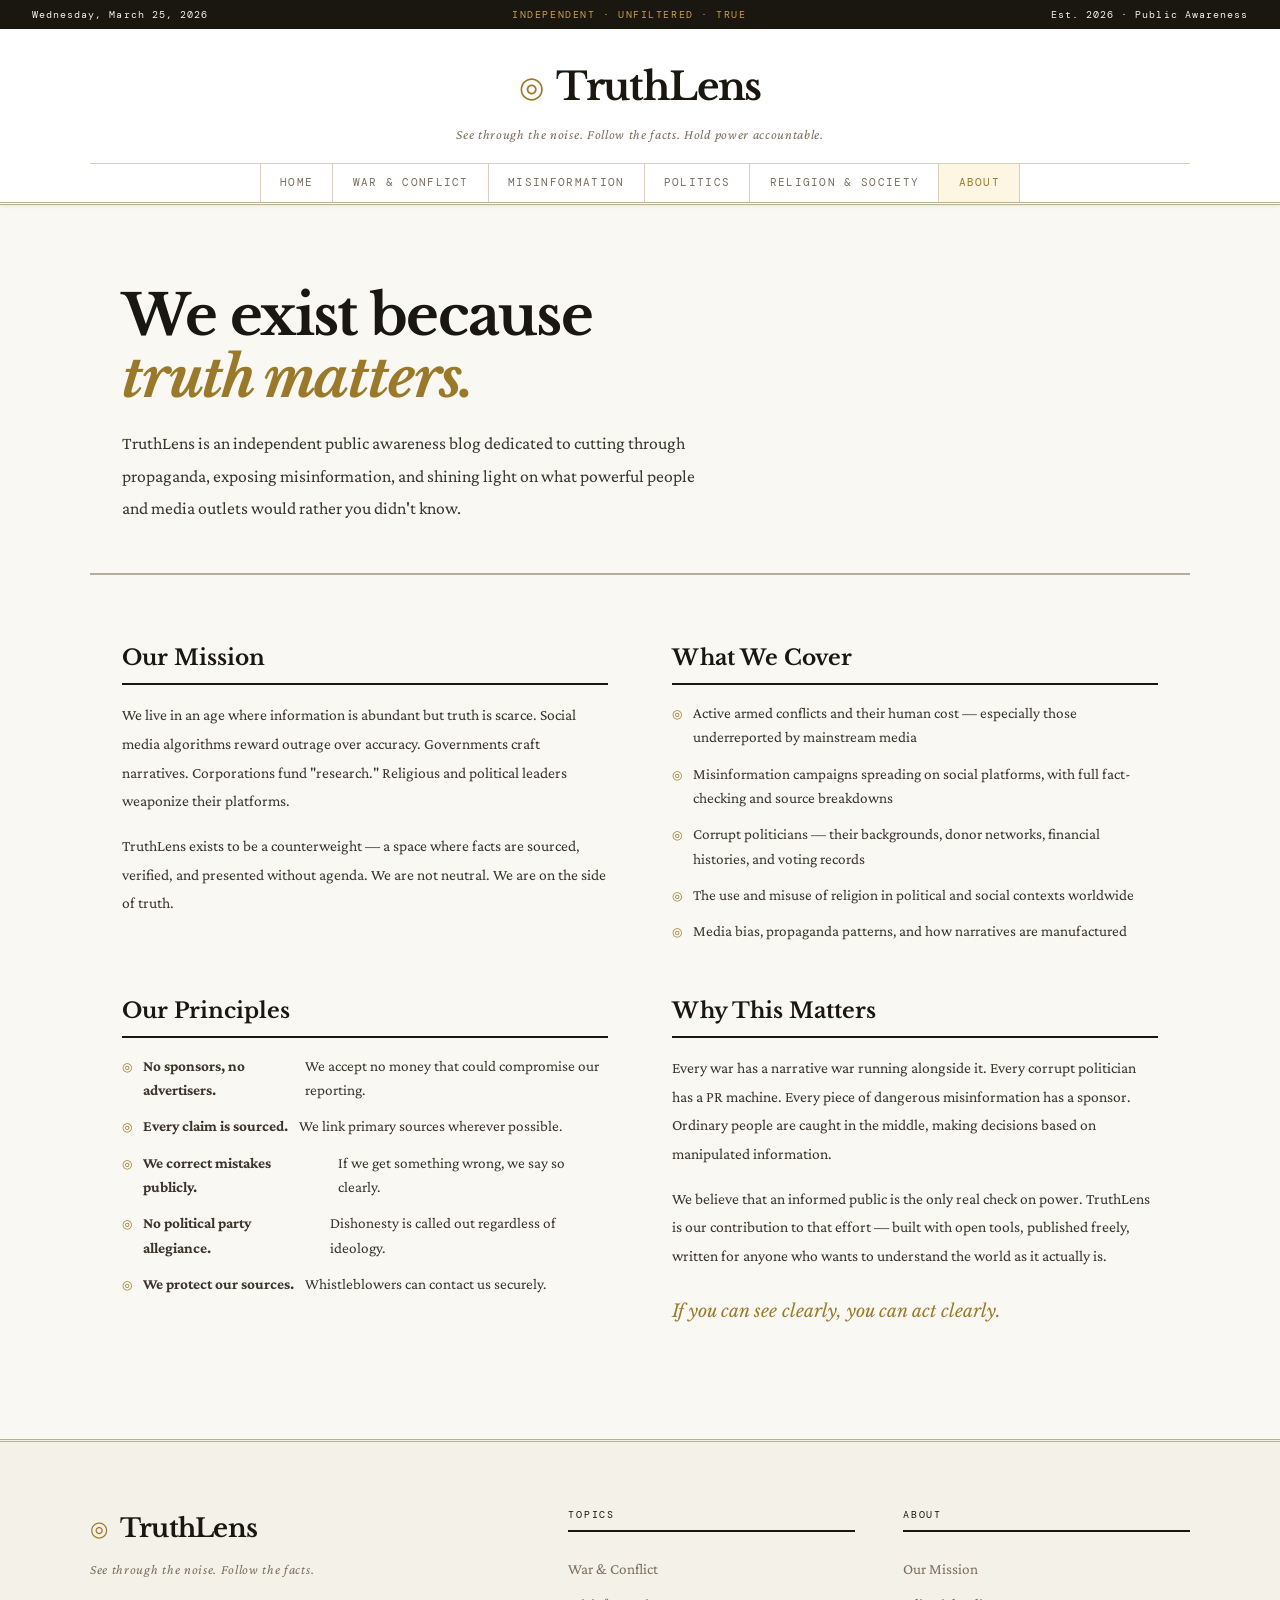
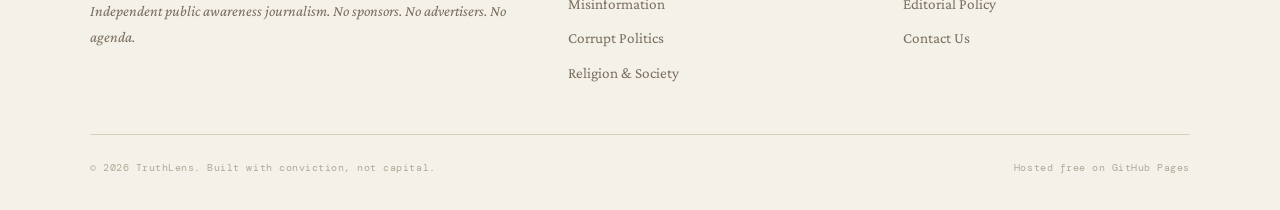
<file: about-light.html>
<!DOCTYPE html>
<html lang="en">
<head>
  <meta charset="UTF-8"/>
  <meta name="viewport" content="width=device-width, initial-scale=1.0"/>
  <title>About — TruthLens</title>
  <link rel="stylesheet" href="style-light.css"/>
</head>
<body>

  <div class="top-banner">
    <span>Wednesday, March 25, 2026</span>
    <span class="top-banner-motto">Independent · Unfiltered · True</span>
    <span>Est. 2026 · Public Awareness</span>
  </div>

  <header class="site-header">
    <div class="header-masthead">
      <div class="logo-block">
        <span class="logo-icon">◎</span>
        <span class="logo-text">TruthLens</span>
      </div>
      <div class="logo-tagline">See through the noise. Follow the facts. Hold power accountable.</div>
    </div>
    <nav class="header-nav-row">
      <a href="index-light.html" class="nav-link">Home</a>
      <a href="index-light.html#war" class="nav-link">War & Conflict</a>
      <a href="index-light.html#misinformation" class="nav-link">Misinformation</a>
      <a href="index-light.html#politics" class="nav-link">Politics</a>
      <a href="index-light.html#religion" class="nav-link">Religion & Society</a>
      <a href="about-light.html" class="nav-link active">About</a>
    </nav>
  </header>

  <div class="about-hero">
    <h1>We exist because<br/><em>truth matters.</em></h1>
    <p>TruthLens is an independent public awareness blog dedicated to cutting through propaganda, exposing misinformation, and shining light on what powerful people and media outlets would rather you didn't know.</p>
  </div>

  <div class="about-body">
    <div class="about-section">
      <h2>Our Mission</h2>
      <p>We live in an age where information is abundant but truth is scarce. Social media algorithms reward outrage over accuracy. Governments craft narratives. Corporations fund "research." Religious and political leaders weaponize their platforms.</p>
      <p>TruthLens exists to be a counterweight — a space where facts are sourced, verified, and presented without agenda. We are not neutral. We are on the side of truth.</p>
    </div>

    <div class="about-section">
      <h2>What We Cover</h2>
      <ul class="value-list">
        <li>Active armed conflicts and their human cost — especially those underreported by mainstream media</li>
        <li>Misinformation campaigns spreading on social platforms, with full fact-checking and source breakdowns</li>
        <li>Corrupt politicians — their backgrounds, donor networks, financial histories, and voting records</li>
        <li>The use and misuse of religion in political and social contexts worldwide</li>
        <li>Media bias, propaganda patterns, and how narratives are manufactured</li>
      </ul>
    </div>

    <div class="about-section">
      <h2>Our Principles</h2>
      <ul class="value-list">
        <li><strong>No sponsors, no advertisers.</strong> We accept no money that could compromise our reporting.</li>
        <li><strong>Every claim is sourced.</strong> We link primary sources wherever possible.</li>
        <li><strong>We correct mistakes publicly.</strong> If we get something wrong, we say so clearly.</li>
        <li><strong>No political party allegiance.</strong> Dishonesty is called out regardless of ideology.</li>
        <li><strong>We protect our sources.</strong> Whistleblowers can contact us securely.</li>
      </ul>
    </div>

    <div class="about-section">
      <h2>Why This Matters</h2>
      <p>Every war has a narrative war running alongside it. Every corrupt politician has a PR machine. Every piece of dangerous misinformation has a sponsor. Ordinary people are caught in the middle, making decisions based on manipulated information.</p>
      <p>We believe that an informed public is the only real check on power. TruthLens is our contribution to that effort — built with open tools, published freely, written for anyone who wants to understand the world as it actually is.</p>
      <p style="color: var(--accent); font-family: var(--font-display); font-style: italic; font-size: 1.1rem; margin-top:1.5rem">If you can see clearly, you can act clearly.</p>
    </div>
  </div>

  <footer class="site-footer">
    <div class="footer-inner">
      <div class="footer-brand">
        <div class="logo-block" style="margin-bottom:0.3rem">
          <span class="logo-icon" style="font-size:1.3rem">◎</span>
          <span class="logo-text">TruthLens</span>
        </div>
        <div class="logo-tagline" style="margin-bottom:1rem">See through the noise. Follow the facts.</div>
        <p>Independent public awareness journalism. No sponsors. No advertisers. No agenda.</p>
      </div>
      <div class="footer-col">
        <div class="footer-col-title">Topics</div>
        <a href="index-light.html#war">War & Conflict</a>
        <a href="index-light.html#misinformation">Misinformation</a>
        <a href="index-light.html#politics">Corrupt Politics</a>
        <a href="index-light.html#religion">Religion & Society</a>
      </div>
      <div class="footer-col">
        <div class="footer-col-title">About</div>
        <a href="about-light.html">Our Mission</a>
        <a href="#">Editorial Policy</a>
        <a href="#">Contact Us</a>
      </div>
    </div>
    <div class="footer-bottom">
      <span>© 2026 TruthLens. Built with conviction, not capital.</span>
      <span>Hosted free on GitHub Pages</span>
    </div>
  </footer>

</body>
</html>
</file>
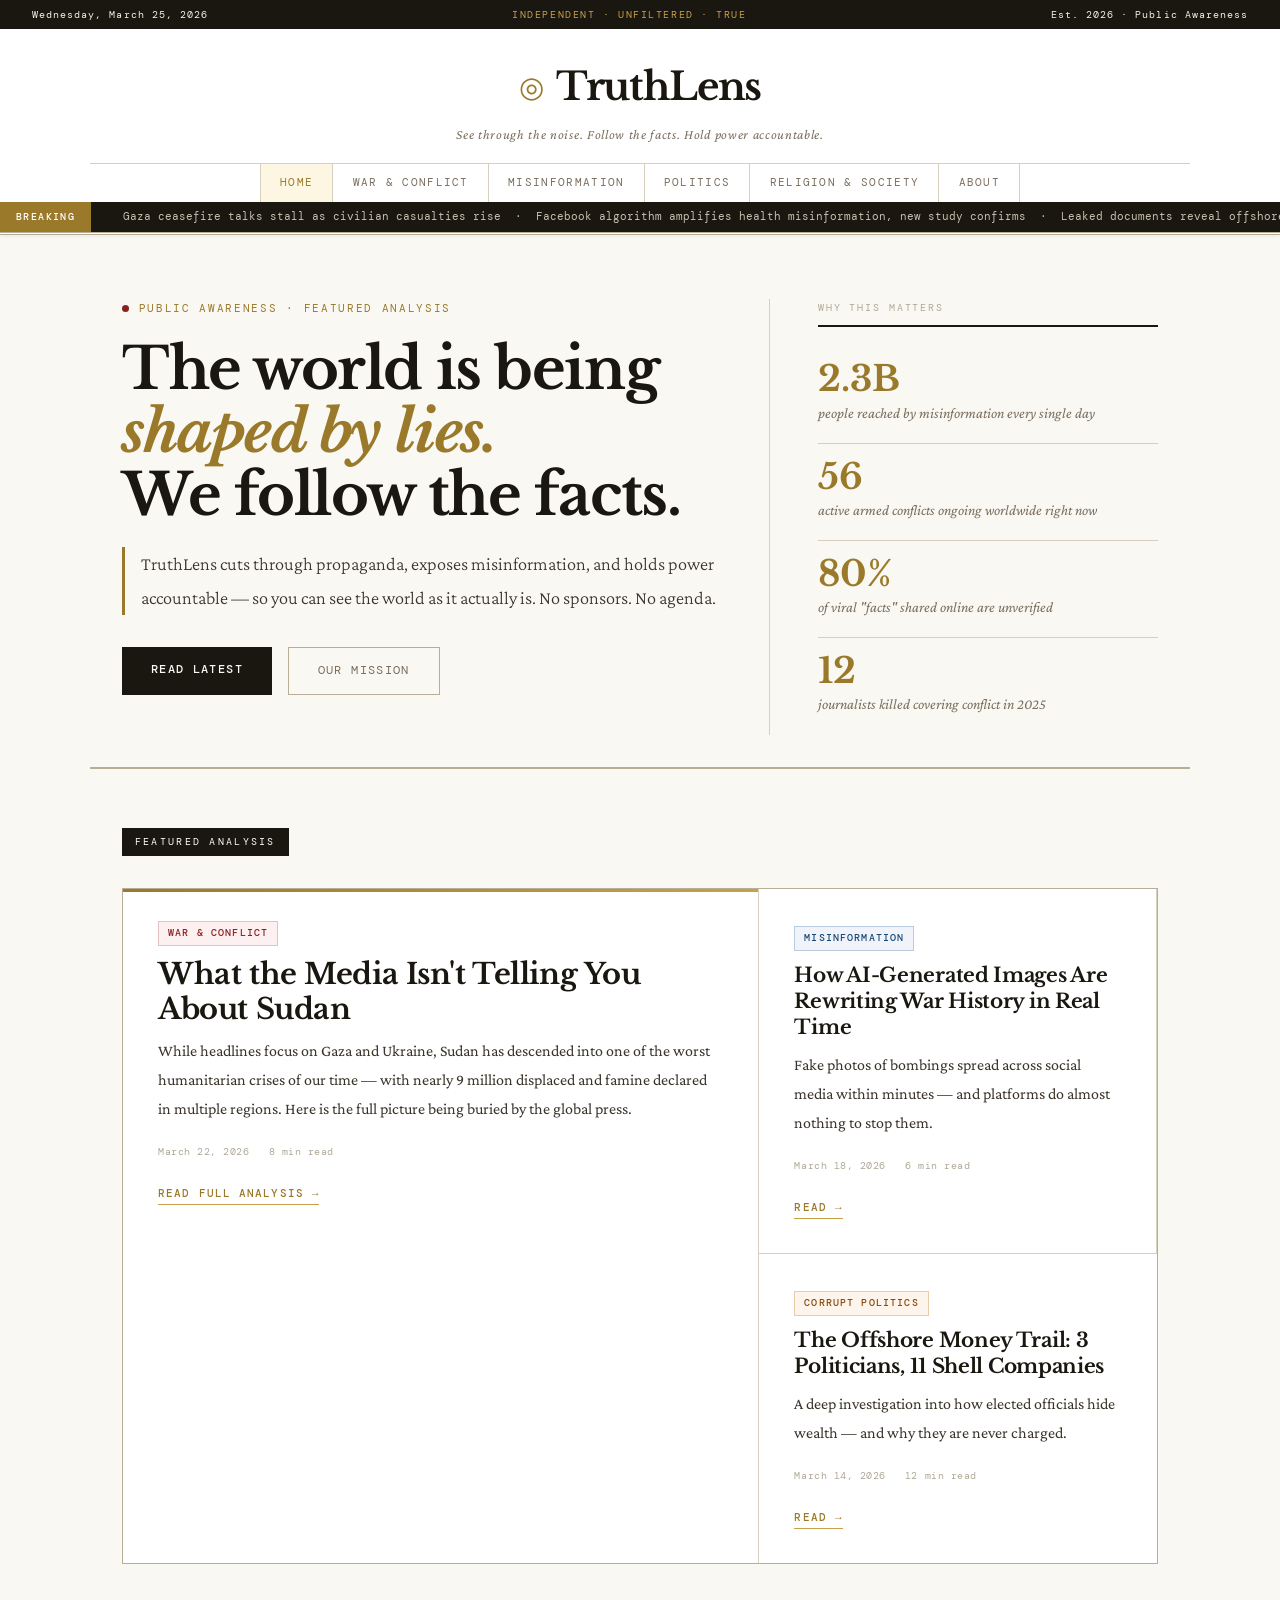
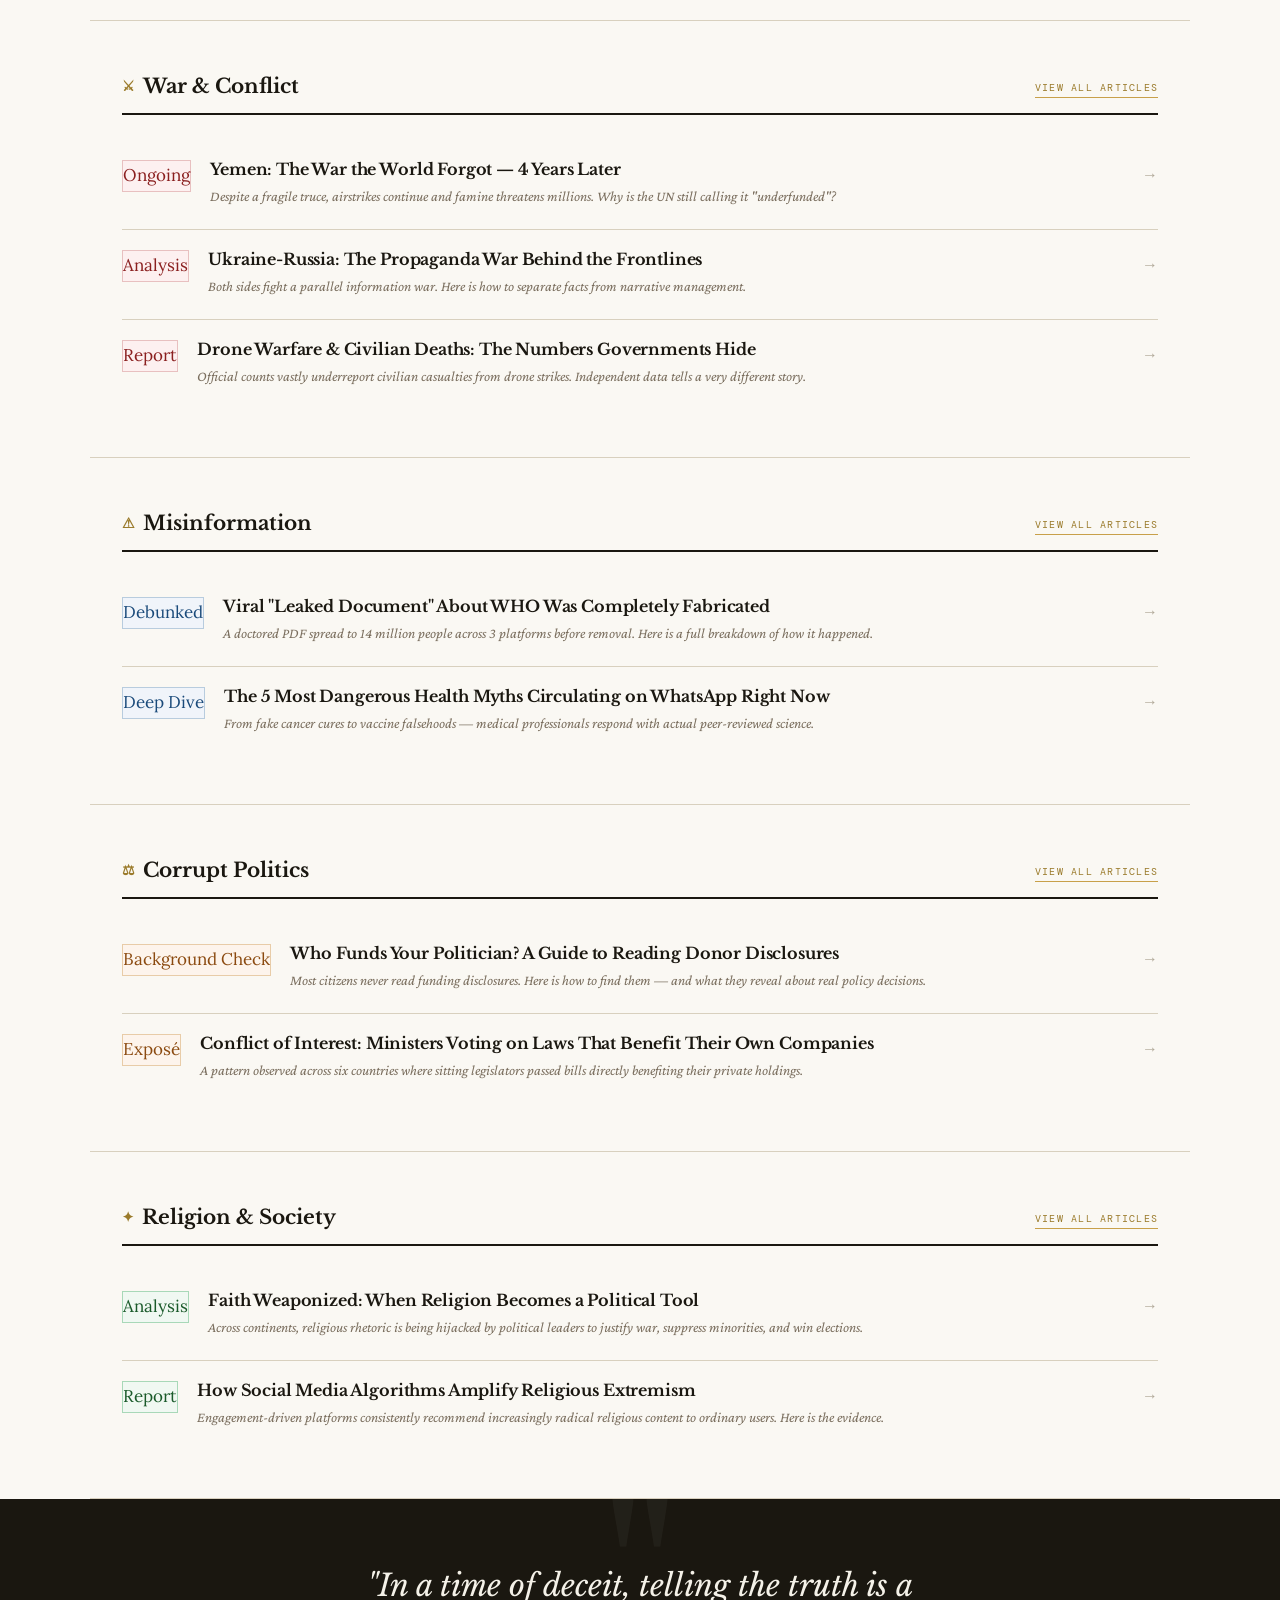
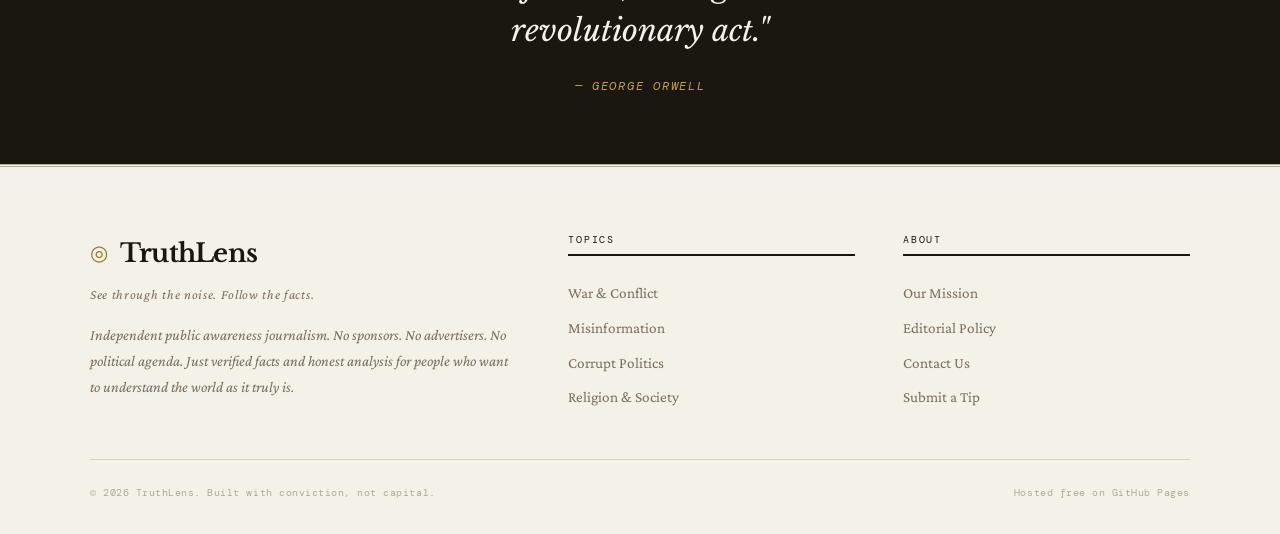
<file: index-light.html>
<!DOCTYPE html>
<html lang="en">
<head>
  <meta charset="UTF-8"/>
  <meta name="viewport" content="width=device-width, initial-scale=1.0"/>
  <title>TruthLens — See Through The Noise</title>
  <link rel="stylesheet" href="style-light.css"/>
</head>
<body>

  <!-- TOP BANNER -->
  <div class="top-banner">
    <span>Wednesday, March 25, 2026</span>
    <span class="top-banner-motto">Independent · Unfiltered · True</span>
    <span>Est. 2026 · Public Awareness</span>
  </div>

  <!-- HEADER -->
  <header class="site-header">
    <div class="header-masthead">
      <div class="logo-block">
        <span class="logo-icon">◎</span>
        <span class="logo-text">TruthLens</span>
      </div>
      <div class="logo-tagline">See through the noise. Follow the facts. Hold power accountable.</div>
    </div>
    <nav class="header-nav-row">
      <a href="index-light.html" class="nav-link active">Home</a>
      <a href="#war" class="nav-link">War & Conflict</a>
      <a href="#misinformation" class="nav-link">Misinformation</a>
      <a href="#politics" class="nav-link">Politics</a>
      <a href="#religion" class="nav-link">Religion & Society</a>
      <a href="about-light.html" class="nav-link">About</a>
    </nav>
    <div class="header-ticker">
      <span class="ticker-label">Breaking</span>
      <div class="ticker-track">
        <span>Gaza ceasefire talks stall as civilian casualties rise &nbsp;·&nbsp; Facebook algorithm amplifies health misinformation, new study confirms &nbsp;·&nbsp; Leaked documents reveal offshore accounts of three sitting ministers &nbsp;·&nbsp; Sudan conflict enters third year — world media stays largely silent &nbsp;·&nbsp; AI-generated war footage spreading unchecked across major platforms &nbsp;·&nbsp;</span>
        <span>Gaza ceasefire talks stall as civilian casualties rise &nbsp;·&nbsp; Facebook algorithm amplifies health misinformation, new study confirms &nbsp;·&nbsp; Leaked documents reveal offshore accounts of three sitting ministers &nbsp;·&nbsp; Sudan conflict enters third year — world media stays largely silent &nbsp;·&nbsp; AI-generated war footage spreading unchecked across major platforms &nbsp;·&nbsp;</span>
      </div>
    </div>
  </header>

  <!-- HERO -->
  <section class="hero" id="top">
    <div class="hero-main">
      <p class="hero-eyebrow"><span class="pulse-dot"></span> Public Awareness · Featured Analysis</p>
      <h1 class="hero-headline">The world is being<br/><em>shaped by lies.</em><br/>We follow the facts.</h1>
      <p class="hero-sub">TruthLens cuts through propaganda, exposes misinformation, and holds power accountable — so you can see the world as it actually is. No sponsors. No agenda.</p>
      <div class="hero-cta">
        <a href="#featured" class="btn-primary">Read Latest</a>
        <a href="about-light.html" class="btn-ghost">Our Mission</a>
      </div>
    </div>
    <aside class="hero-sidebar">
      <div class="sidebar-title">Why This Matters</div>
      <div class="sidebar-stat">
        <span class="stat-num">2.3B</span>
        <span class="stat-label">people reached by misinformation every single day</span>
      </div>
      <div class="sidebar-stat">
        <span class="stat-num">56</span>
        <span class="stat-label">active armed conflicts ongoing worldwide right now</span>
      </div>
      <div class="sidebar-stat">
        <span class="stat-num">80%</span>
        <span class="stat-label">of viral "facts" shared online are unverified</span>
      </div>
      <div class="sidebar-stat">
        <span class="stat-num">12</span>
        <span class="stat-label">journalists killed covering conflict in 2025</span>
      </div>
    </aside>
  </section>

  <!-- FEATURED POSTS -->
  <section class="featured-section" id="featured">
    <div class="section-label">Featured Analysis</div>
    <div class="featured-grid">

      <article class="post-card post-card--lead">
        <div class="post-tag tag-war">War & Conflict</div>
        <h2 class="post-title">What the Media Isn't Telling You About Sudan</h2>
        <p class="post-excerpt">While headlines focus on Gaza and Ukraine, Sudan has descended into one of the worst humanitarian crises of our time — with nearly 9 million displaced and famine declared in multiple regions. Here is the full picture being buried by the global press.</p>
        <div class="post-meta">
          <span class="post-date">March 22, 2026</span>
          <span class="post-read">8 min read</span>
        </div>
        <a href="post-light.html" class="post-link">Read Full Analysis →</a>
      </article>

      <article class="post-card">
        <div class="post-tag tag-misinfo">Misinformation</div>
        <h2 class="post-title">How AI-Generated Images Are Rewriting War History in Real Time</h2>
        <p class="post-excerpt">Fake photos of bombings spread across social media within minutes — and platforms do almost nothing to stop them.</p>
        <div class="post-meta">
          <span class="post-date">March 18, 2026</span>
          <span class="post-read">6 min read</span>
        </div>
        <a href="post-light.html" class="post-link">Read →</a>
      </article>

      <article class="post-card">
        <div class="post-tag tag-politics">Corrupt Politics</div>
        <h2 class="post-title">The Offshore Money Trail: 3 Politicians, 11 Shell Companies</h2>
        <p class="post-excerpt">A deep investigation into how elected officials hide wealth — and why they are never charged.</p>
        <div class="post-meta">
          <span class="post-date">March 14, 2026</span>
          <span class="post-read">12 min read</span>
        </div>
        <a href="post-light.html" class="post-link">Read →</a>
      </article>

    </div>
  </section>

  <!-- WAR SECTION -->
  <section class="category-section" id="war">
    <div class="cat-header">
      <div class="cat-title"><span class="cat-icon">⚔</span> War & Conflict</div>
      <a href="#" class="cat-more">View All Articles</a>
    </div>
    <div class="post-list">
      <article class="list-item">
        <div class="list-tag tag-war">Ongoing</div>
        <div class="list-content">
          <h3>Yemen: The War the World Forgot — 4 Years Later</h3>
          <p>Despite a fragile truce, airstrikes continue and famine threatens millions. Why is the UN still calling it "underfunded"?</p>
        </div>
        <span class="list-arrow">→</span>
      </article>
      <article class="list-item">
        <div class="list-tag tag-war">Analysis</div>
        <div class="list-content">
          <h3>Ukraine-Russia: The Propaganda War Behind the Frontlines</h3>
          <p>Both sides fight a parallel information war. Here is how to separate facts from narrative management.</p>
        </div>
        <span class="list-arrow">→</span>
      </article>
      <article class="list-item">
        <div class="list-tag tag-war">Report</div>
        <div class="list-content">
          <h3>Drone Warfare & Civilian Deaths: The Numbers Governments Hide</h3>
          <p>Official counts vastly underreport civilian casualties from drone strikes. Independent data tells a very different story.</p>
        </div>
        <span class="list-arrow">→</span>
      </article>
    </div>
  </section>

  <!-- MISINFORMATION SECTION -->
  <section class="category-section" id="misinformation">
    <div class="cat-header">
      <div class="cat-title"><span class="cat-icon">⚠</span> Misinformation</div>
      <a href="#" class="cat-more">View All Articles</a>
    </div>
    <div class="post-list">
      <article class="list-item">
        <div class="list-tag tag-misinfo">Debunked</div>
        <div class="list-content">
          <h3>Viral "Leaked Document" About WHO Was Completely Fabricated</h3>
          <p>A doctored PDF spread to 14 million people across 3 platforms before removal. Here is a full breakdown of how it happened.</p>
        </div>
        <span class="list-arrow">→</span>
      </article>
      <article class="list-item">
        <div class="list-tag tag-misinfo">Deep Dive</div>
        <div class="list-content">
          <h3>The 5 Most Dangerous Health Myths Circulating on WhatsApp Right Now</h3>
          <p>From fake cancer cures to vaccine falsehoods — medical professionals respond with actual peer-reviewed science.</p>
        </div>
        <span class="list-arrow">→</span>
      </article>
    </div>
  </section>

  <!-- POLITICS SECTION -->
  <section class="category-section" id="politics">
    <div class="cat-header">
      <div class="cat-title"><span class="cat-icon">⚖</span> Corrupt Politics</div>
      <a href="#" class="cat-more">View All Articles</a>
    </div>
    <div class="post-list">
      <article class="list-item">
        <div class="list-tag tag-politics">Background Check</div>
        <div class="list-content">
          <h3>Who Funds Your Politician? A Guide to Reading Donor Disclosures</h3>
          <p>Most citizens never read funding disclosures. Here is how to find them — and what they reveal about real policy decisions.</p>
        </div>
        <span class="list-arrow">→</span>
      </article>
      <article class="list-item">
        <div class="list-tag tag-politics">Exposé</div>
        <div class="list-content">
          <h3>Conflict of Interest: Ministers Voting on Laws That Benefit Their Own Companies</h3>
          <p>A pattern observed across six countries where sitting legislators passed bills directly benefiting their private holdings.</p>
        </div>
        <span class="list-arrow">→</span>
      </article>
    </div>
  </section>

  <!-- RELIGION SECTION -->
  <section class="category-section" id="religion">
    <div class="cat-header">
      <div class="cat-title"><span class="cat-icon">✦</span> Religion & Society</div>
      <a href="#" class="cat-more">View All Articles</a>
    </div>
    <div class="post-list">
      <article class="list-item">
        <div class="list-tag tag-religion">Analysis</div>
        <div class="list-content">
          <h3>Faith Weaponized: When Religion Becomes a Political Tool</h3>
          <p>Across continents, religious rhetoric is being hijacked by political leaders to justify war, suppress minorities, and win elections.</p>
        </div>
        <span class="list-arrow">→</span>
      </article>
      <article class="list-item">
        <div class="list-tag tag-religion">Report</div>
        <div class="list-content">
          <h3>How Social Media Algorithms Amplify Religious Extremism</h3>
          <p>Engagement-driven platforms consistently recommend increasingly radical religious content to ordinary users. Here is the evidence.</p>
        </div>
        <span class="list-arrow">→</span>
      </article>
    </div>
  </section>

  <!-- QUOTE -->
  <div class="truth-quote">
    <blockquote>"In a time of deceit, telling the truth is a revolutionary act."</blockquote>
    <cite>— George Orwell</cite>
  </div>

  <!-- FOOTER -->
  <footer class="site-footer">
    <div class="footer-inner">
      <div class="footer-brand">
        <div class="logo-block" style="margin-bottom:0.3rem">
          <span class="logo-icon" style="font-size:1.3rem">◎</span>
          <span class="logo-text">TruthLens</span>
        </div>
        <div class="logo-tagline" style="margin-bottom:1rem">See through the noise. Follow the facts.</div>
        <p>Independent public awareness journalism. No sponsors. No advertisers. No political agenda. Just verified facts and honest analysis for people who want to understand the world as it truly is.</p>
      </div>
      <div class="footer-col">
        <div class="footer-col-title">Topics</div>
        <a href="#war">War & Conflict</a>
        <a href="#misinformation">Misinformation</a>
        <a href="#politics">Corrupt Politics</a>
        <a href="#religion">Religion & Society</a>
      </div>
      <div class="footer-col">
        <div class="footer-col-title">About</div>
        <a href="about-light.html">Our Mission</a>
        <a href="#">Editorial Policy</a>
        <a href="#">Contact Us</a>
        <a href="#">Submit a Tip</a>
      </div>
    </div>
    <div class="footer-bottom">
      <span>© 2026 TruthLens. Built with conviction, not capital.</span>
      <span>Hosted free on GitHub Pages</span>
    </div>
  </footer>

</body>
</html>
</file>
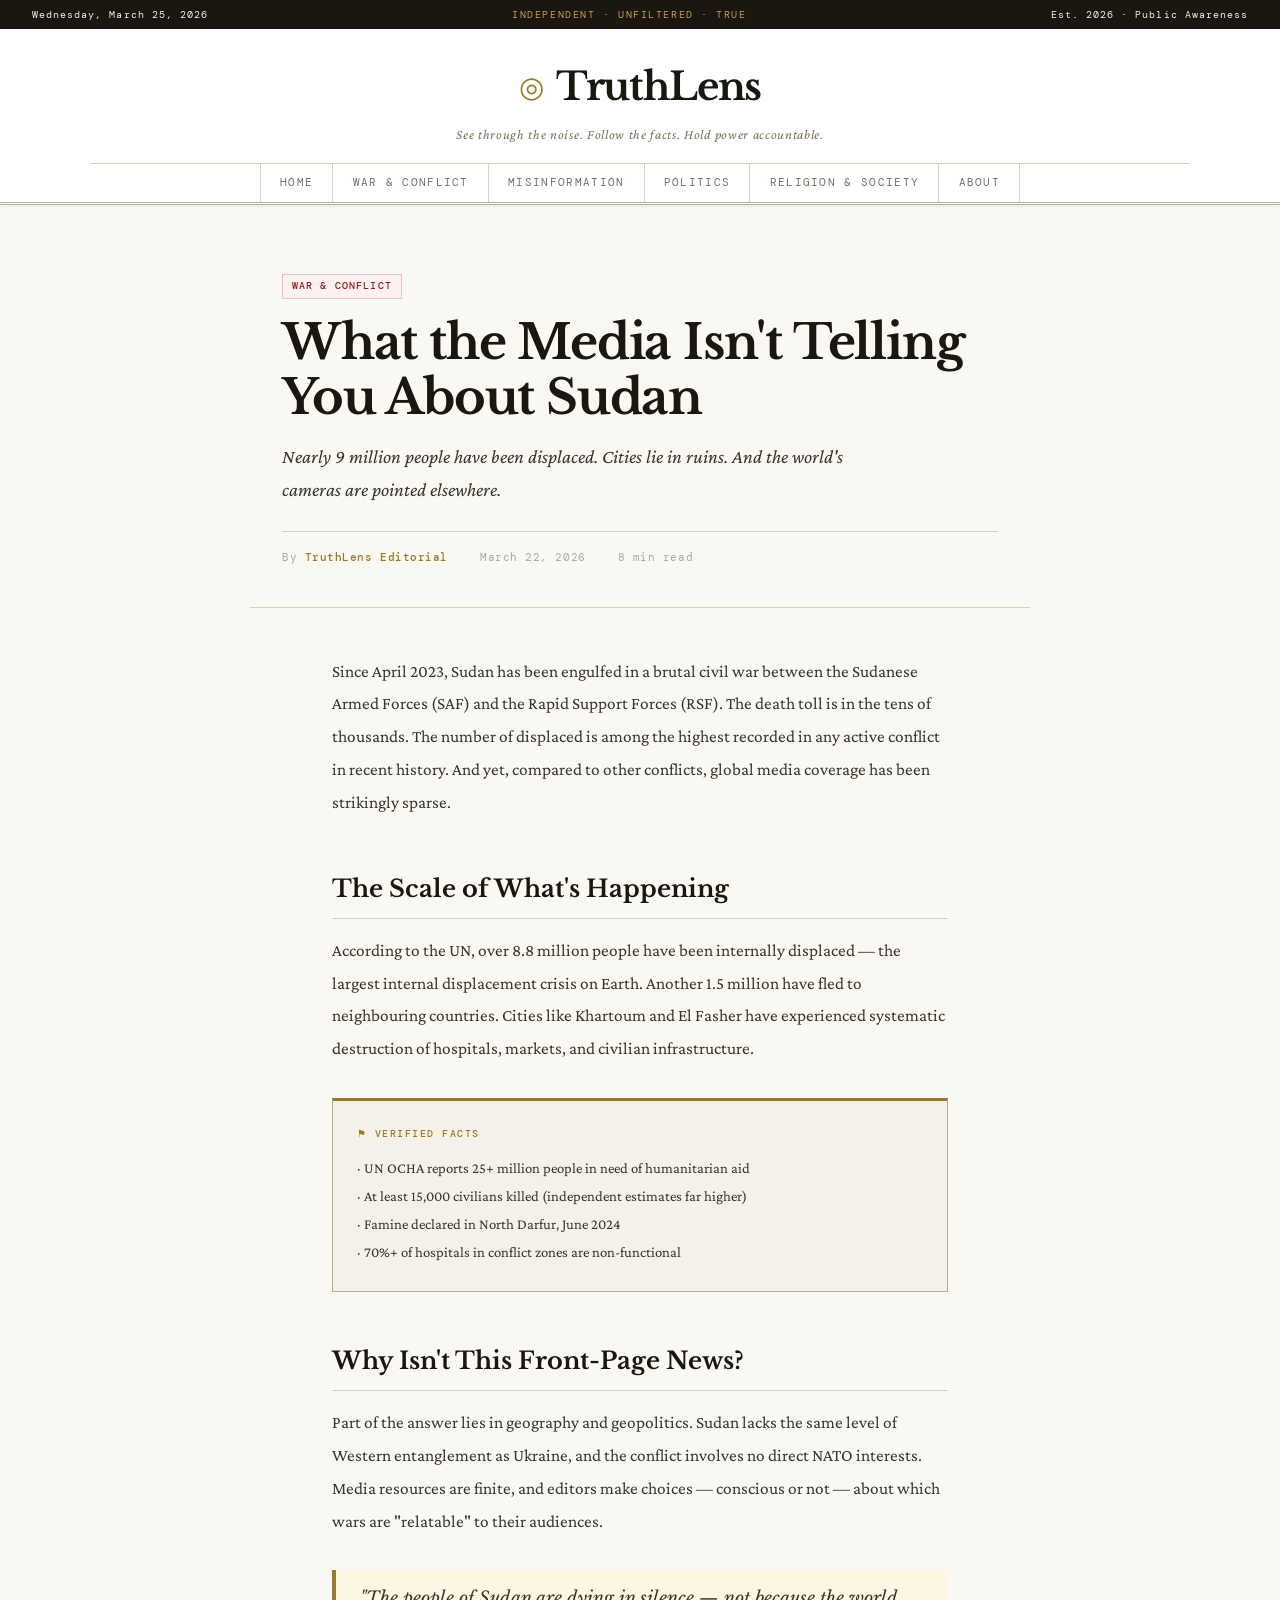
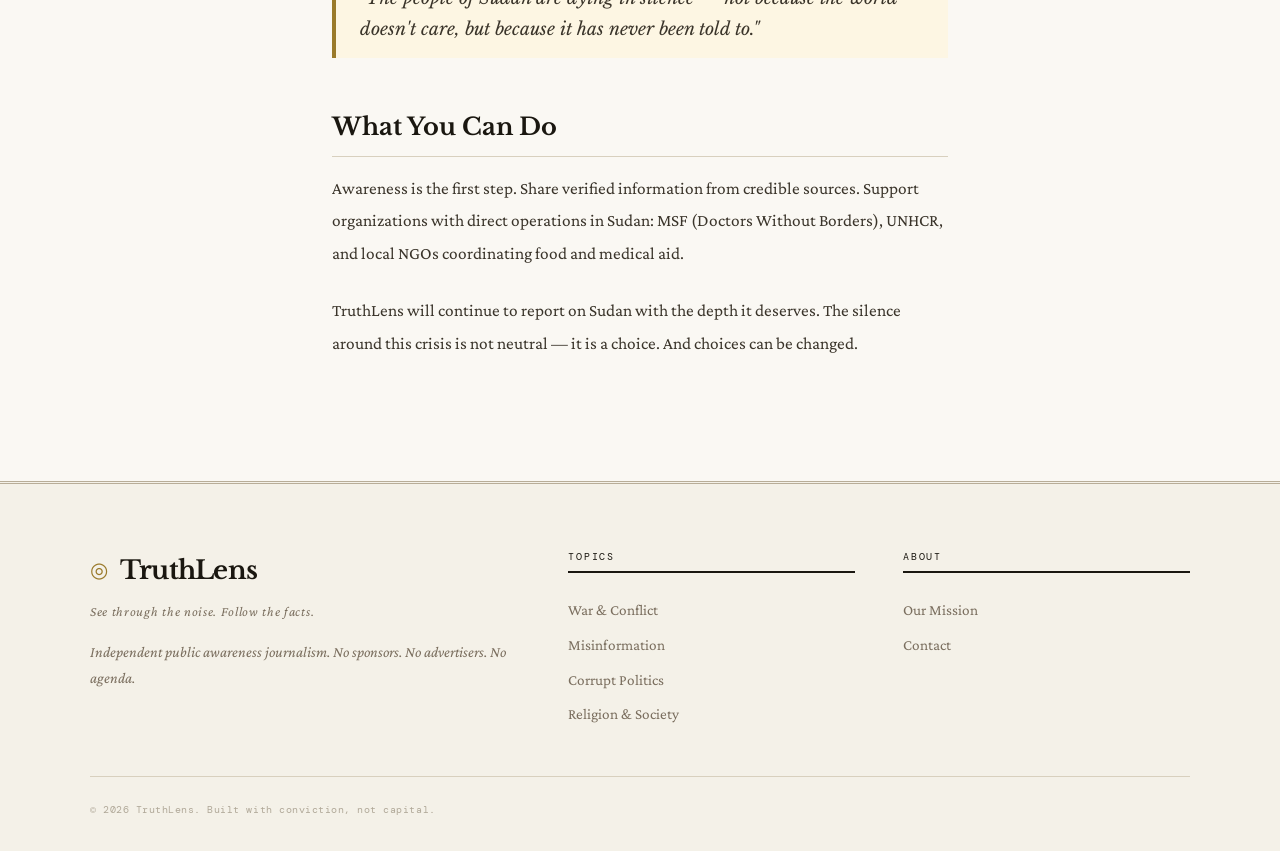
<file: post-light.html>
<!DOCTYPE html>
<html lang="en">
<head>
  <meta charset="UTF-8"/>
  <meta name="viewport" content="width=device-width, initial-scale=1.0"/>
  <title>Post Title — TruthLens</title>
  <link rel="stylesheet" href="style-light.css"/>
</head>
<body>

  <div class="top-banner">
    <span>Wednesday, March 25, 2026</span>
    <span class="top-banner-motto">Independent · Unfiltered · True</span>
    <span>Est. 2026 · Public Awareness</span>
  </div>

  <header class="site-header">
    <div class="header-masthead">
      <div class="logo-block">
        <span class="logo-icon">◎</span>
        <span class="logo-text">TruthLens</span>
      </div>
      <div class="logo-tagline">See through the noise. Follow the facts. Hold power accountable.</div>
    </div>
    <nav class="header-nav-row">
      <a href="index-light.html" class="nav-link">Home</a>
      <a href="index-light.html#war" class="nav-link">War & Conflict</a>
      <a href="index-light.html#misinformation" class="nav-link">Misinformation</a>
      <a href="index-light.html#politics" class="nav-link">Politics</a>
      <a href="index-light.html#religion" class="nav-link">Religion & Society</a>
      <a href="about-light.html" class="nav-link">About</a>
    </nav>
  </header>

  <div class="post-hero">
    <div class="post-tag tag-war" style="margin-bottom:1rem">War & Conflict</div>
    <h1>What the Media Isn't Telling You About Sudan</h1>
    <p class="post-hero-sub">Nearly 9 million people have been displaced. Cities lie in ruins. And the world's cameras are pointed elsewhere.</p>
    <div class="post-byline">
      <span>By <span class="byline-author">TruthLens Editorial</span></span>
      <span>March 22, 2026</span>
      <span>8 min read</span>
    </div>
  </div>

  <article class="post-body">

    <p>Since April 2023, Sudan has been engulfed in a brutal civil war between the Sudanese Armed Forces (SAF) and the Rapid Support Forces (RSF). The death toll is in the tens of thousands. The number of displaced is among the highest recorded in any active conflict in recent history. And yet, compared to other conflicts, global media coverage has been strikingly sparse.</p>

    <h2>The Scale of What's Happening</h2>

    <p>According to the UN, over 8.8 million people have been internally displaced — the largest internal displacement crisis on Earth. Another 1.5 million have fled to neighbouring countries. Cities like Khartoum and El Fasher have experienced systematic destruction of hospitals, markets, and civilian infrastructure.</p>

    <div class="fact-box">
      <div class="fact-box-title">⚑ Verified Facts</div>
      <p style="margin:0; font-size:0.92rem; color: var(--text-secondary); font-family: var(--font-sub);">
        · UN OCHA reports 25+ million people in need of humanitarian aid<br/>
        · At least 15,000 civilians killed (independent estimates far higher)<br/>
        · Famine declared in North Darfur, June 2024<br/>
        · 70%+ of hospitals in conflict zones are non-functional
      </p>
    </div>

    <h2>Why Isn't This Front-Page News?</h2>

    <p>Part of the answer lies in geography and geopolitics. Sudan lacks the same level of Western entanglement as Ukraine, and the conflict involves no direct NATO interests. Media resources are finite, and editors make choices — conscious or not — about which wars are "relatable" to their audiences.</p>

    <blockquote>"The people of Sudan are dying in silence — not because the world doesn't care, but because it has never been told to."</blockquote>

    <h2>What You Can Do</h2>

    <p>Awareness is the first step. Share verified information from credible sources. Support organizations with direct operations in Sudan: MSF (Doctors Without Borders), UNHCR, and local NGOs coordinating food and medical aid.</p>

    <p>TruthLens will continue to report on Sudan with the depth it deserves. The silence around this crisis is not neutral — it is a choice. And choices can be changed.</p>

  </article>

  <footer class="site-footer">
    <div class="footer-inner">
      <div class="footer-brand">
        <div class="logo-block" style="margin-bottom:0.3rem">
          <span class="logo-icon" style="font-size:1.3rem">◎</span>
          <span class="logo-text">TruthLens</span>
        </div>
        <div class="logo-tagline" style="margin-bottom:1rem">See through the noise. Follow the facts.</div>
        <p>Independent public awareness journalism. No sponsors. No advertisers. No agenda.</p>
      </div>
      <div class="footer-col">
        <div class="footer-col-title">Topics</div>
        <a href="index-light.html#war">War & Conflict</a>
        <a href="index-light.html#misinformation">Misinformation</a>
        <a href="index-light.html#politics">Corrupt Politics</a>
        <a href="index-light.html#religion">Religion & Society</a>
      </div>
      <div class="footer-col">
        <div class="footer-col-title">About</div>
        <a href="about-light.html">Our Mission</a>
        <a href="#">Contact</a>
      </div>
    </div>
    <div class="footer-bottom">
      <span>© 2026 TruthLens. Built with conviction, not capital.</span>
    </div>
  </footer>

</body>
</html>
</file>
<file: style-light.css>
/* =============================================
   TRUTHLENS — Light Theme Stylesheet
   Classic Newspaper · White & Gold · Timeless
   ============================================= */

@import url('https://fonts.googleapis.com/css2?family=Libre+Baskerville:ital,wght@0,400;0,700;1,400&family=Lora:ital,wght@0,400;0,600;0,700;1,400;1,600&family=Crimson+Pro:ital,wght@0,300;0,400;0,600;1,300;1,400&family=DM+Mono:wght@400;500&display=swap');

:root {
  --bg:           #faf8f3;
  --bg-2:         #f4f1e8;
  --bg-3:         #ede9dc;
  --surface:      #ffffff;
  --border:       #d8d0be;
  --border-dark:  #b8ad98;
  --text-primary: #1a1710;
  --text-secondary:#3a342a;
  --text-muted:   #7a6e5e;
  --text-faint:   #b0a898;
  --accent:       #9a7a2a;       /* deep gold */
  --accent-light: #c8a04a;
  --accent-bg:    #fdf6e3;
  --red:          #8b2020;
  --red-bg:       #fdf0f0;
  --blue:         #1a4a7a;
  --blue-bg:      #f0f4fa;
  --green:        #1a5a2a;
  --green-bg:     #f0f8f2;
  --orange:       #8b4a10;
  --orange-bg:    #fdf4ec;
  --font-display: 'Libre Baskerville', Georgia, serif;
  --font-body:    'Lora', Georgia, serif;
  --font-sub:     'Crimson Pro', Georgia, serif;
  --font-mono:    'DM Mono', monospace;
  --max-w:        1100px;
  --shadow-sm:    0 1px 4px rgba(0,0,0,0.07);
  --shadow-md:    0 4px 16px rgba(0,0,0,0.09);
}

*, *::before, *::after { box-sizing: border-box; margin: 0; padding: 0; }
html { scroll-behavior: smooth; }

body {
  background: var(--bg);
  color: var(--text-primary);
  font-family: var(--font-body);
  font-size: 17px;
  line-height: 1.75;
  -webkit-font-smoothing: antialiased;
}

a { color: inherit; text-decoration: none; }

/* =============================================
   TOP BANNER — date strip
   ============================================= */
.top-banner {
  background: var(--text-primary);
  color: var(--bg-2);
  padding: 0.35rem 2rem;
  display: flex;
  justify-content: space-between;
  align-items: center;
  font-family: var(--font-mono);
  font-size: 0.65rem;
  letter-spacing: 0.1em;
}

.top-banner-motto {
  color: var(--accent-light);
  letter-spacing: 0.15em;
  text-transform: uppercase;
}

/* =============================================
   HEADER
   ============================================= */
.site-header {
  background: var(--surface);
  border-bottom: 3px double var(--border-dark);
  position: sticky;
  top: 0;
  z-index: 100;
  box-shadow: var(--shadow-sm);
}

.header-masthead {
  max-width: var(--max-w);
  margin: 0 auto;
  padding: 1.5rem 2rem 1rem;
  text-align: center;
  border-bottom: 1px solid var(--border);
}

.logo-block {
  display: inline-flex;
  align-items: center;
  gap: 0.75rem;
}

.logo-icon {
  font-size: 1.8rem;
  color: var(--accent);
  animation: rotate-slow 14s linear infinite;
  display: inline-block;
}

@keyframes rotate-slow {
  from { transform: rotate(0deg); }
  to   { transform: rotate(360deg); }
}

.logo-text {
  font-family: var(--font-display);
  font-size: 2.4rem;
  font-weight: 700;
  letter-spacing: -0.03em;
  color: var(--text-primary);
}

.logo-tagline {
  font-family: var(--font-sub);
  font-size: 0.85rem;
  font-style: italic;
  color: var(--text-muted);
  letter-spacing: 0.05em;
  margin-top: 0.15rem;
}

.header-nav-row {
  max-width: var(--max-w);
  margin: 0 auto;
  padding: 0 2rem;
  display: flex;
  justify-content: center;
  gap: 0;
}

.nav-link {
  font-family: var(--font-mono);
  font-size: 0.68rem;
  letter-spacing: 0.12em;
  text-transform: uppercase;
  color: var(--text-muted);
  padding: 0.6rem 1.2rem;
  border-right: 1px solid var(--border);
  transition: color 0.2s, background 0.2s;
}

.nav-link:first-child { border-left: 1px solid var(--border); }

.nav-link:hover,
.nav-link.active {
  color: var(--accent);
  background: var(--accent-bg);
}

/* Ticker */
.header-ticker {
  background: var(--text-primary);
  display: flex;
  align-items: center;
  overflow: hidden;
  height: 30px;
}

.ticker-label {
  font-family: var(--font-mono);
  font-size: 0.62rem;
  font-weight: 500;
  letter-spacing: 0.14em;
  background: var(--accent);
  color: #fff;
  padding: 0 1rem;
  height: 100%;
  display: flex;
  align-items: center;
  white-space: nowrap;
  flex-shrink: 0;
  text-transform: uppercase;
}

.ticker-track {
  display: flex;
  white-space: nowrap;
  font-family: var(--font-mono);
  font-size: 0.7rem;
  color: #c8c0b0;
  animation: ticker-scroll 45s linear infinite;
  padding-left: 2rem;
}

@keyframes ticker-scroll {
  0%   { transform: translateX(0); }
  100% { transform: translateX(-50%); }
}

/* =============================================
   HERO
   ============================================= */
.hero {
  max-width: var(--max-w);
  margin: 0 auto;
  padding: 4rem 2rem 2rem;
  display: grid;
  grid-template-columns: 1fr 340px;
  gap: 3rem;
  border-bottom: 2px solid var(--border-dark);
}

.hero-main { border-right: 1px solid var(--border); padding-right: 3rem; }

.hero-eyebrow {
  display: flex;
  align-items: center;
  gap: 0.6rem;
  font-family: var(--font-mono);
  font-size: 0.7rem;
  letter-spacing: 0.15em;
  text-transform: uppercase;
  color: var(--accent);
  margin-bottom: 1.2rem;
}

.pulse-dot {
  width: 7px; height: 7px;
  background: var(--red);
  border-radius: 50%;
  animation: pulse 2s ease-in-out infinite;
  flex-shrink: 0;
}

@keyframes pulse {
  0%, 100% { box-shadow: 0 0 0 0 rgba(139,32,32,0.5); }
  50%       { box-shadow: 0 0 0 7px rgba(139,32,32,0); }
}

.hero-headline {
  font-family: var(--font-display);
  font-size: clamp(2.2rem, 5vw, 3.6rem);
  font-weight: 700;
  line-height: 1.1;
  letter-spacing: -0.025em;
  margin-bottom: 1.2rem;
  color: var(--text-primary);
}

.hero-headline em {
  font-style: italic;
  color: var(--accent);
}

.hero-sub {
  font-family: var(--font-sub);
  font-size: 1.15rem;
  color: var(--text-secondary);
  line-height: 1.85;
  margin-bottom: 2rem;
  font-weight: 300;
  border-left: 3px solid var(--accent);
  padding-left: 1rem;
}

.hero-cta {
  display: flex;
  gap: 1rem;
  margin-bottom: 2.5rem;
}

.btn-primary {
  background: var(--text-primary);
  color: var(--bg);
  font-family: var(--font-mono);
  font-size: 0.72rem;
  font-weight: 500;
  letter-spacing: 0.12em;
  text-transform: uppercase;
  padding: 0.8rem 1.8rem;
  transition: background 0.2s, transform 0.15s;
}

.btn-primary:hover {
  background: var(--accent);
  transform: translateY(-1px);
}

.btn-ghost {
  border: 1.5px solid var(--border-dark);
  color: var(--text-muted);
  font-family: var(--font-mono);
  font-size: 0.72rem;
  letter-spacing: 0.12em;
  text-transform: uppercase;
  padding: 0.8rem 1.8rem;
  transition: border-color 0.2s, color 0.2s;
}

.btn-ghost:hover {
  border-color: var(--accent);
  color: var(--accent);
}

/* Hero sidebar */
.hero-sidebar {}

.sidebar-title {
  font-family: var(--font-mono);
  font-size: 0.65rem;
  letter-spacing: 0.18em;
  text-transform: uppercase;
  color: var(--text-faint);
  border-bottom: 2px solid var(--text-primary);
  padding-bottom: 0.5rem;
  margin-bottom: 1.2rem;
}

.sidebar-stat {
  padding: 1rem 0;
  border-bottom: 1px solid var(--border);
}

.sidebar-stat:last-child { border-bottom: none; }

.stat-num {
  font-family: var(--font-display);
  font-size: 2.2rem;
  font-weight: 700;
  color: var(--accent);
  line-height: 1;
  display: block;
}

.stat-label {
  font-family: var(--font-sub);
  font-size: 0.92rem;
  color: var(--text-muted);
  font-style: italic;
  margin-top: 0.2rem;
  display: block;
}

/* =============================================
   TAGS
   ============================================= */
.post-tag {
  display: inline-block;
  font-family: var(--font-mono);
  font-size: 0.6rem;
  font-weight: 500;
  letter-spacing: 0.12em;
  text-transform: uppercase;
  padding: 0.2rem 0.55rem;
  margin-bottom: 0.7rem;
}

.tag-war      { background: var(--red-bg);    color: var(--red);    border: 1px solid #e8c0c0; }
.tag-misinfo  { background: var(--blue-bg);   color: var(--blue);   border: 1px solid #b8ccde; }
.tag-politics { background: var(--orange-bg); color: var(--orange); border: 1px solid #e8cca8; }
.tag-religion { background: var(--green-bg);  color: var(--green);  border: 1px solid #a8d8b8; }

/* =============================================
   SECTION LABEL
   ============================================= */
.section-label {
  font-family: var(--font-mono);
  font-size: 0.65rem;
  letter-spacing: 0.22em;
  text-transform: uppercase;
  color: var(--surface);
  background: var(--text-primary);
  display: inline-block;
  padding: 0.3rem 0.8rem;
  margin-bottom: 2rem;
}

/* =============================================
   FEATURED SECTION
   ============================================= */
.featured-section {
  max-width: var(--max-w);
  margin: 0 auto;
  padding: 3.5rem 2rem;
  border-bottom: 1px solid var(--border);
}

.featured-grid {
  display: grid;
  grid-template-columns: 1.6fr 1fr;
  gap: 0;
  border: 1px solid var(--border-dark);
}

.post-card {
  padding: 2rem 2.2rem;
  border-right: 1px solid var(--border);
  border-bottom: 1px solid var(--border);
  background: var(--surface);
  transition: background 0.2s;
}

.post-card:last-child { border-right: none; }
.post-card:nth-child(3),
.post-card:nth-child(4) { border-bottom: none; }

.post-card:hover { background: var(--accent-bg); }

.post-card--lead {
  grid-row: 1 / 3;
  border-bottom: none;
  position: relative;
}

.post-card--lead::before {
  content: '';
  display: block;
  height: 3px;
  background: linear-gradient(90deg, var(--accent) 0%, var(--accent-light) 100%);
  margin-bottom: 1.5rem;
  margin-left: -2.2rem;
  margin-right: -2.2rem;
  margin-top: -2rem;
}

.post-title {
  font-family: var(--font-display);
  font-size: 1.25rem;
  font-weight: 700;
  line-height: 1.3;
  letter-spacing: -0.015em;
  margin-bottom: 0.7rem;
  color: var(--text-primary);
}

.post-card--lead .post-title {
  font-size: 1.8rem;
  line-height: 1.2;
}

.post-excerpt {
  font-family: var(--font-sub);
  font-size: 1rem;
  color: var(--text-secondary);
  line-height: 1.8;
  margin-bottom: 1.2rem;
}

.post-meta {
  display: flex;
  gap: 1.2rem;
  margin-bottom: 1rem;
}

.post-date, .post-read {
  font-family: var(--font-mono);
  font-size: 0.65rem;
  color: var(--text-faint);
  letter-spacing: 0.05em;
}

.post-link {
  font-family: var(--font-mono);
  font-size: 0.68rem;
  font-weight: 500;
  letter-spacing: 0.1em;
  color: var(--accent);
  text-transform: uppercase;
  transition: letter-spacing 0.2s;
  display: inline-block;
  border-bottom: 1px solid var(--accent-light);
  padding-bottom: 1px;
}

.post-link:hover { letter-spacing: 0.16em; }

/* =============================================
   CATEGORY SECTIONS
   ============================================= */
.category-section {
  max-width: var(--max-w);
  margin: 0 auto;
  padding: 3rem 2rem;
  border-bottom: 1px solid var(--border);
}

.cat-header {
  display: flex;
  justify-content: space-between;
  align-items: baseline;
  margin-bottom: 1.5rem;
  border-bottom: 2px solid var(--text-primary);
  padding-bottom: 0.6rem;
}

.cat-title {
  font-family: var(--font-display);
  font-size: 1.25rem;
  font-weight: 700;
  display: flex;
  align-items: center;
  gap: 0.5rem;
}

.cat-icon { font-size: 0.9rem; color: var(--accent); }

.cat-more {
  font-family: var(--font-mono);
  font-size: 0.65rem;
  letter-spacing: 0.12em;
  text-transform: uppercase;
  color: var(--accent);
  border-bottom: 1px solid var(--accent-light);
  transition: letter-spacing 0.2s;
}
.cat-more:hover { letter-spacing: 0.18em; }

.post-list {
  display: flex;
  flex-direction: column;
}

.list-item {
  display: grid;
  grid-template-columns: auto 1fr auto;
  align-items: start;
  gap: 1.2rem;
  padding: 1.2rem 0;
  border-bottom: 1px solid var(--border);
  transition: background 0.15s;
  cursor: pointer;
}

.list-item:last-child { border-bottom: none; }
.list-item:hover { background: var(--accent-bg); padding-left: 0.5rem; }

.list-tag { flex-shrink: 0; margin-top: 0.1rem; }

.list-content h3 {
  font-family: var(--font-display);
  font-size: 1rem;
  font-weight: 700;
  line-height: 1.3;
  margin-bottom: 0.3rem;
  letter-spacing: -0.01em;
}

.list-content p {
  font-family: var(--font-sub);
  font-size: 0.9rem;
  color: var(--text-muted);
  font-style: italic;
}

.list-arrow {
  font-size: 1rem;
  color: var(--text-faint);
  transition: color 0.2s, transform 0.2s;
  padding-top: 0.1rem;
}

.list-item:hover .list-arrow {
  color: var(--accent);
  transform: translateX(3px);
}

/* =============================================
   PULL QUOTE
   ============================================= */
.truth-quote {
  background: var(--text-primary);
  padding: 4rem 2rem;
  text-align: center;
  position: relative;
  overflow: hidden;
}

.truth-quote::before {
  content: '"';
  position: absolute;
  top: -1rem;
  left: 50%;
  transform: translateX(-50%);
  font-family: var(--font-display);
  font-size: 14rem;
  color: rgba(255,255,255,0.04);
  line-height: 1;
  pointer-events: none;
}

.truth-quote blockquote {
  font-family: var(--font-display);
  font-size: clamp(1.3rem, 3vw, 1.9rem);
  font-style: italic;
  color: var(--bg-2);
  margin-bottom: 1rem;
  max-width: 680px;
  margin-left: auto;
  margin-right: auto;
  position: relative;
  line-height: 1.5;
}

.truth-quote cite {
  font-family: var(--font-mono);
  font-size: 0.72rem;
  letter-spacing: 0.15em;
  color: var(--accent-light);
  text-transform: uppercase;
}

/* =============================================
   FOOTER
   ============================================= */
.site-footer {
  background: var(--bg-2);
  border-top: 3px double var(--border-dark);
  padding: 4rem 2rem 2rem;
}

.footer-inner {
  max-width: var(--max-w);
  margin: 0 auto;
  display: grid;
  grid-template-columns: 1.5fr 1fr 1fr;
  gap: 3rem;
  padding-bottom: 3rem;
  border-bottom: 1px solid var(--border);
}

.footer-brand .logo-text { font-size: 1.6rem; }
.footer-brand .logo-tagline { margin-bottom: 1rem; }

.footer-brand p {
  font-family: var(--font-sub);
  font-size: 0.95rem;
  color: var(--text-muted);
  font-style: italic;
  line-height: 1.7;
}

.footer-col-title {
  font-family: var(--font-mono);
  font-size: 0.62rem;
  letter-spacing: 0.18em;
  text-transform: uppercase;
  color: var(--text-primary);
  border-bottom: 2px solid var(--text-primary);
  padding-bottom: 0.4rem;
  margin-bottom: 1rem;
}

.footer-col {
  display: flex;
  flex-direction: column;
  gap: 0.5rem;
}

.footer-col a {
  font-family: var(--font-sub);
  font-size: 0.95rem;
  color: var(--text-muted);
  transition: color 0.2s;
}

.footer-col a:hover { color: var(--accent); }

.footer-bottom {
  max-width: var(--max-w);
  margin: 1.5rem auto 0;
  display: flex;
  justify-content: space-between;
  font-family: var(--font-mono);
  font-size: 0.65rem;
  color: var(--text-faint);
  letter-spacing: 0.05em;
}

/* =============================================
   POST & ABOUT PAGES
   ============================================= */
.post-hero {
  max-width: 780px;
  margin: 0 auto;
  padding: 4rem 2rem 2.5rem;
  border-bottom: 1px solid var(--border);
}

.post-hero h1 {
  font-family: var(--font-display);
  font-size: clamp(1.8rem, 4vw, 3rem);
  font-weight: 700;
  line-height: 1.15;
  letter-spacing: -0.025em;
  margin-bottom: 1rem;
}

.post-hero-sub {
  font-family: var(--font-sub);
  font-size: 1.2rem;
  color: var(--text-secondary);
  font-style: italic;
  max-width: 600px;
  margin-bottom: 1.5rem;
  line-height: 1.7;
}

.post-byline {
  display: flex;
  gap: 2rem;
  font-family: var(--font-mono);
  font-size: 0.68rem;
  color: var(--text-faint);
  letter-spacing: 0.05em;
  padding-top: 1rem;
  border-top: 1px solid var(--border);
}

.byline-author { color: var(--accent); font-weight: 500; }

.post-body {
  max-width: 680px;
  margin: 0 auto;
  padding: 3rem 2rem 6rem;
}

.post-body h2 {
  font-family: var(--font-display);
  font-size: 1.5rem;
  font-weight: 700;
  margin: 3rem 0 1rem;
  border-bottom: 1px solid var(--border);
  padding-bottom: 0.5rem;
}

.post-body p {
  font-family: var(--font-sub);
  margin-bottom: 1.5rem;
  font-size: 1.08rem;
  line-height: 1.9;
  color: var(--text-secondary);
}

.post-body blockquote {
  border-left: 4px solid var(--accent);
  padding: 0.8rem 1.5rem;
  margin: 2rem 0;
  background: var(--accent-bg);
  font-style: italic;
  color: var(--text-secondary);
  font-family: var(--font-display);
  font-size: 1.1rem;
}

.fact-box {
  background: var(--bg-2);
  border: 1px solid var(--border-dark);
  border-top: 3px solid var(--accent);
  padding: 1.5rem;
  margin: 2rem 0;
}

.fact-box-title {
  font-family: var(--font-mono);
  font-size: 0.62rem;
  letter-spacing: 0.15em;
  text-transform: uppercase;
  color: var(--accent);
  margin-bottom: 0.8rem;
  font-weight: 500;
}

/* About */
.about-hero {
  max-width: var(--max-w);
  margin: 0 auto;
  padding: 5rem 2rem 3rem;
  border-bottom: 2px solid var(--border-dark);
}

.about-hero h1 {
  font-family: var(--font-display);
  font-size: clamp(2.2rem, 5vw, 3.5rem);
  font-weight: 700;
  letter-spacing: -0.03em;
  margin-bottom: 1.2rem;
  line-height: 1.1;
}

.about-hero h1 em { font-style: italic; color: var(--accent); }

.about-hero p {
  font-family: var(--font-sub);
  font-size: 1.1rem;
  color: var(--text-secondary);
  max-width: 600px;
  line-height: 1.85;
}

.about-body {
  max-width: var(--max-w);
  margin: 0 auto;
  padding: 4rem 2rem 6rem;
  display: grid;
  grid-template-columns: 1fr 1fr;
  gap: 3rem 4rem;
}

.about-section h2 {
  font-family: var(--font-display);
  font-size: 1.35rem;
  font-weight: 700;
  margin-bottom: 1rem;
  border-bottom: 2px solid var(--text-primary);
  padding-bottom: 0.4rem;
}

.about-section p {
  font-family: var(--font-sub);
  font-size: 0.97rem;
  color: var(--text-secondary);
  line-height: 1.85;
  margin-bottom: 1rem;
}

.value-list {
  list-style: none;
  display: flex;
  flex-direction: column;
  gap: 0.75rem;
  margin-top: 1rem;
}

.value-list li {
  display: flex;
  align-items: flex-start;
  gap: 0.7rem;
  font-family: var(--font-sub);
  font-size: 0.95rem;
  color: var(--text-secondary);
  line-height: 1.6;
}

.value-list li::before {
  content: '◎';
  color: var(--accent);
  flex-shrink: 0;
  font-size: 0.75rem;
  margin-top: 0.25rem;
}

/* =============================================
   RESPONSIVE
   ============================================= */
@media (max-width: 768px) {
  .hero { grid-template-columns: 1fr; }
  .hero-main { border-right: none; padding-right: 0; border-bottom: 1px solid var(--border); padding-bottom: 2rem; }
  .featured-grid { grid-template-columns: 1fr; }
  .post-card--lead { grid-row: auto; }
  .footer-inner { grid-template-columns: 1fr; gap: 2rem; }
  .about-body { grid-template-columns: 1fr; }
  .header-nav-row { flex-wrap: wrap; justify-content: center; }
}
</file>
